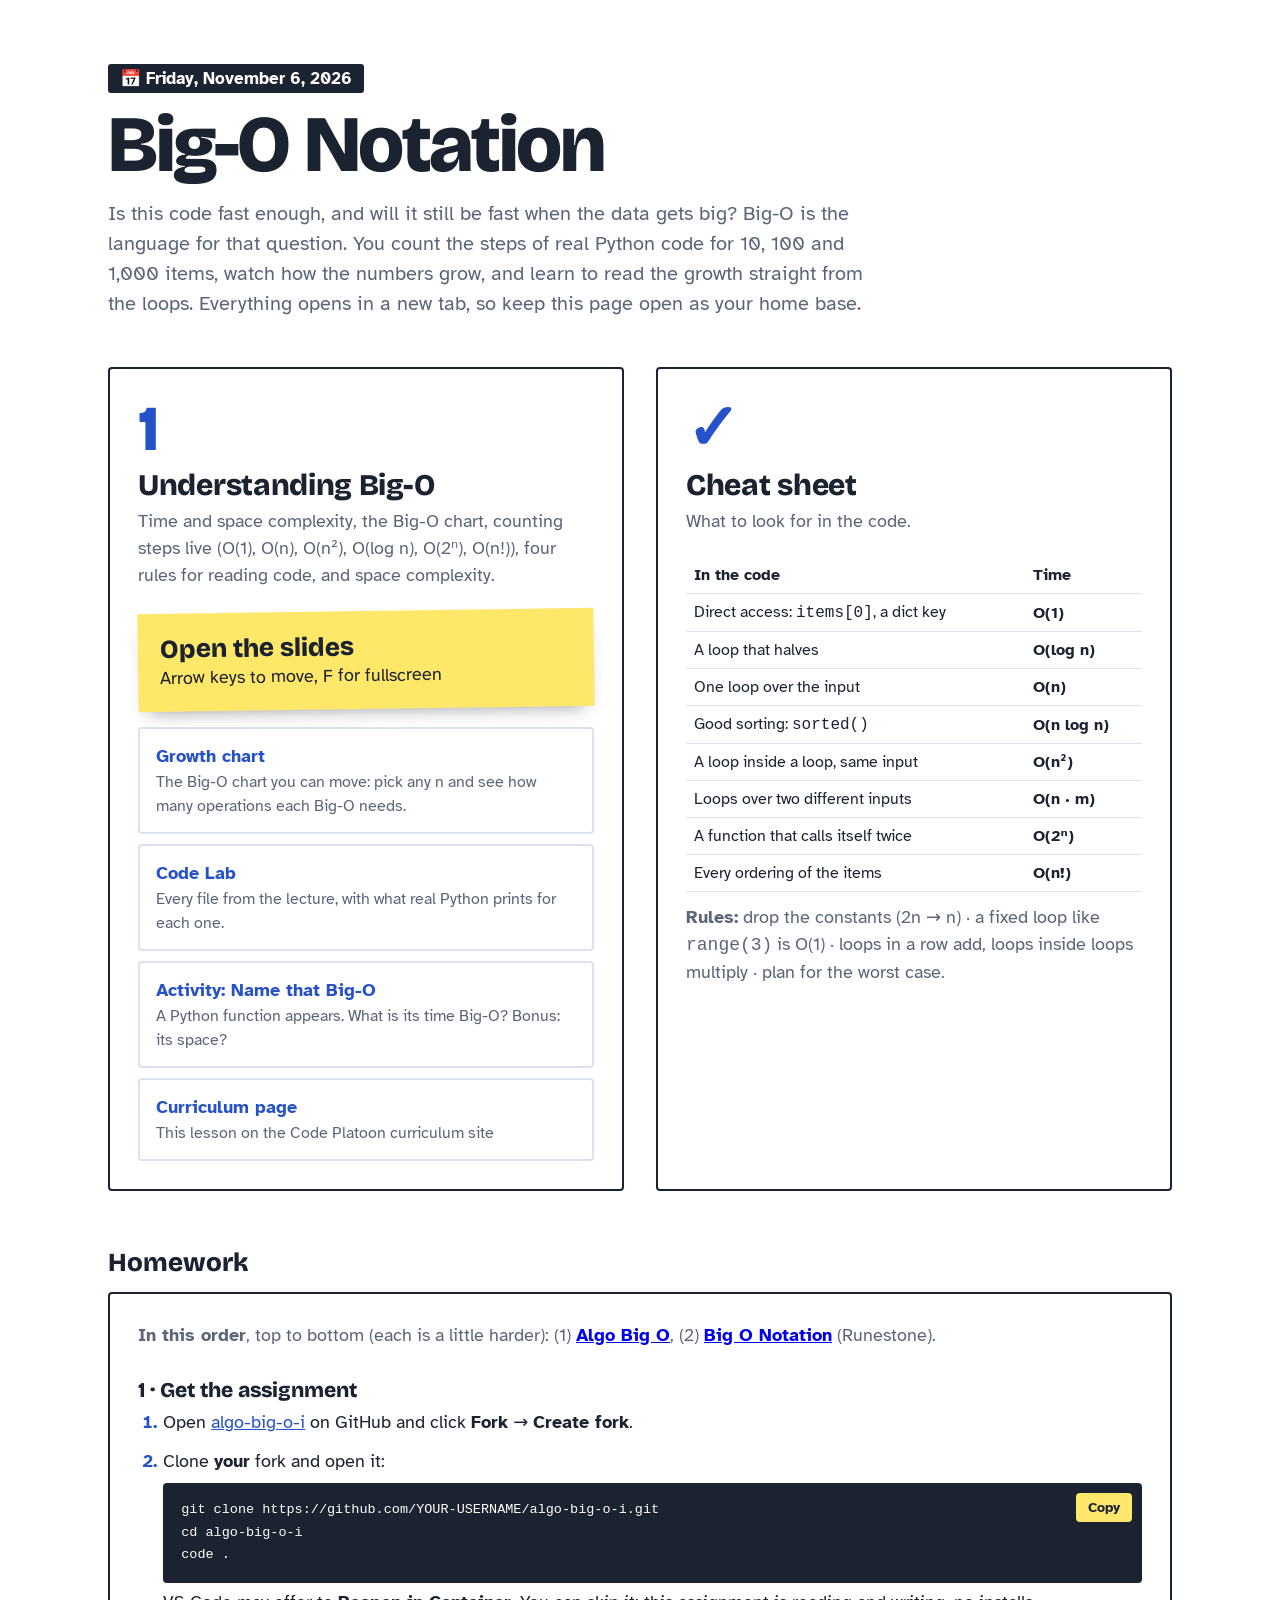
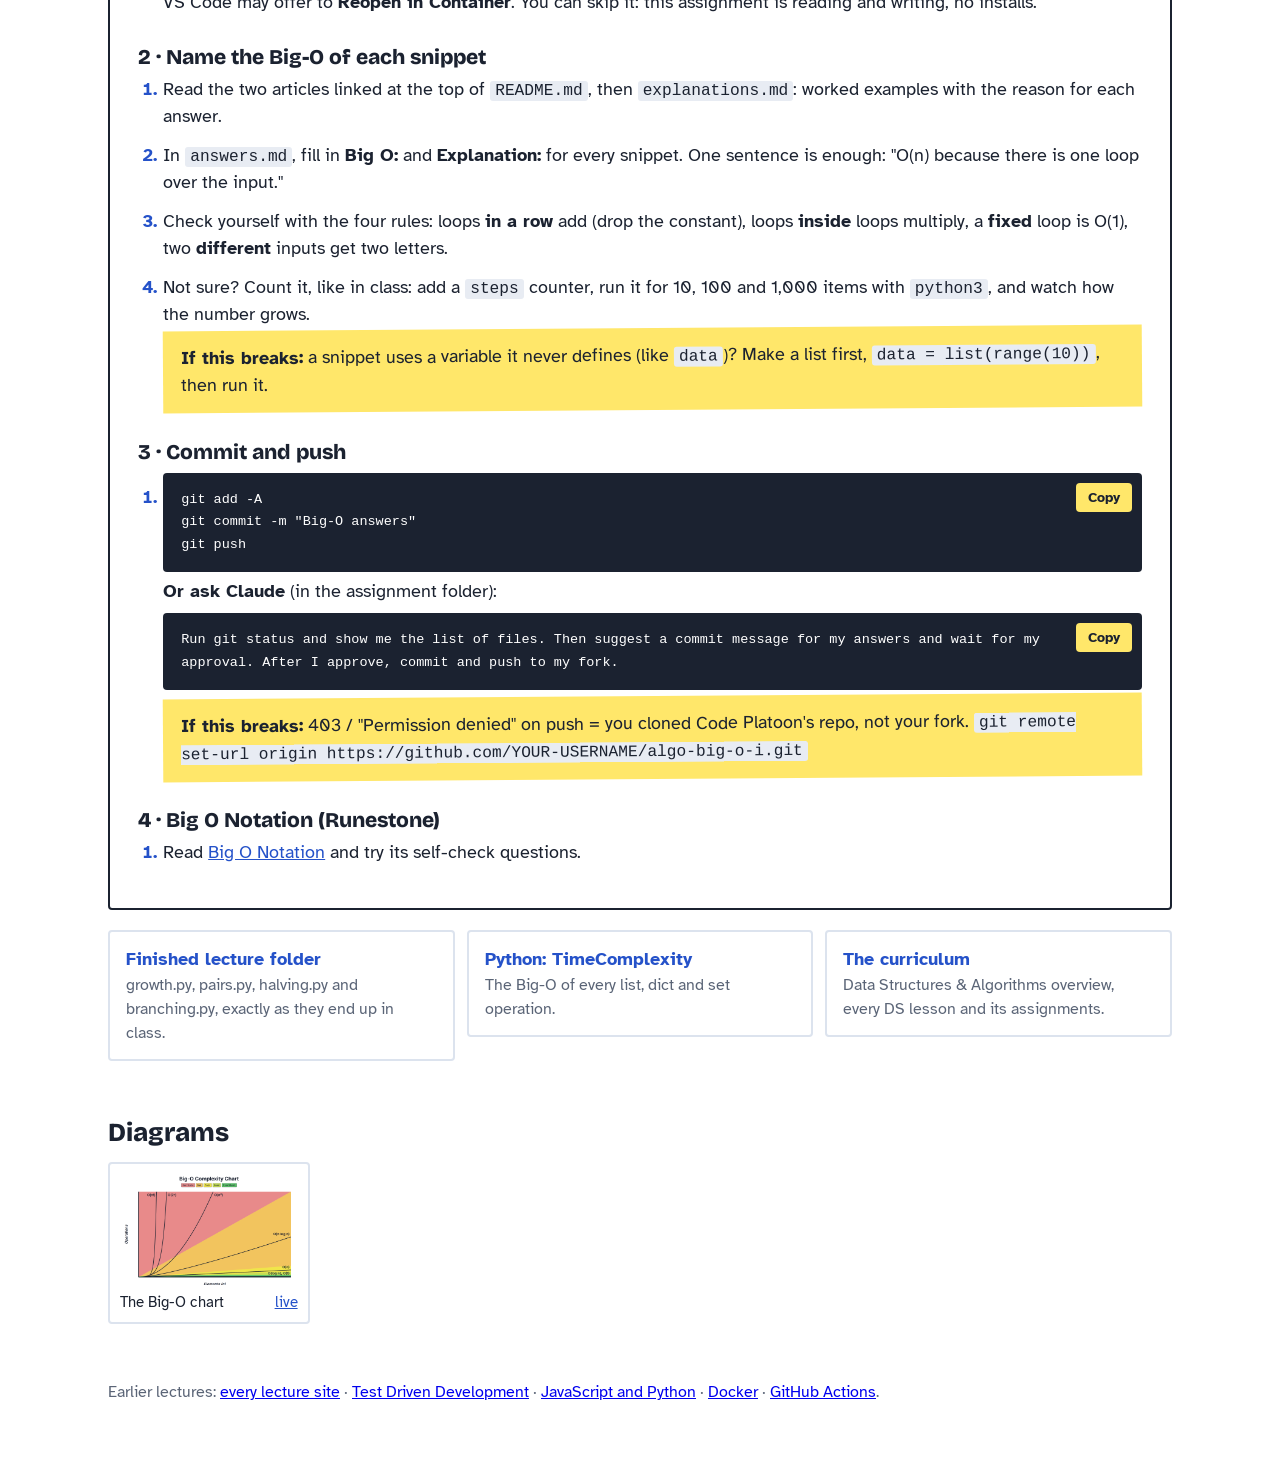
<file: index.html>
<!doctype html>
<html lang="en">
<head>
<meta charset="utf-8">
<meta name="viewport" content="width=device-width, initial-scale=1">
<title>Big-O Notation</title>
<link href="https://fonts.googleapis.com/css2?family=Atkinson+Hyperlegible:wght@400;700&family=Bricolage+Grotesque:opsz,wght@12..96,700;12..96,800&display=swap" rel="stylesheet">
<style>
  :root { --paper:#f4f6f9; --grid:#dce3ee; --ink:#1b2230; --muted:#5b6577; --blue:#2552c9; --green:#13795b; --sticky:#ffe76a; }
  * { box-sizing: border-box; }
  body { margin: 0; font-family: 'Atkinson Hyperlegible', system-ui, sans-serif; color: var(--ink); font-size: 18px; line-height: 1.5;
    background: var(--paper) linear-gradient(var(--grid) 1px, transparent 1px) -1px -1px / 40px 40px,
                linear-gradient(90deg, var(--grid) 1px, transparent 1px) -1px -1px / 40px 40px; }
  main { max-width: 1120px; margin: 0 auto; padding: 64px 28px 80px; }
  h1 { font: 800 clamp(44px, 7vw, 80px)/0.95 'Bricolage Grotesque', sans-serif; letter-spacing: -0.03em; margin: 0 0 16px; }
  .lede { max-width: 60ch; color: var(--muted); font-size: 20px; margin: 0 0 48px; }
  .lectures { display: grid; grid-template-columns: repeat(auto-fit, minmax(320px, 1fr)); gap: 32px; }
  section { background: #fff; border: 2px solid var(--ink); border-radius: 4px; padding: 28px; }
  .date { display: inline-block; font: 700 17px 'Atkinson Hyperlegible', sans-serif; background: var(--ink); color: #fff; padding: 4px 12px; border-radius: 3px; margin: 0 0 14px; }
  .num { font: 800 64px/1 'Bricolage Grotesque', sans-serif; color: var(--blue); }
  h2 { font: 800 30px/1.1 'Bricolage Grotesque', sans-serif; margin: 8px 0 6px; letter-spacing: -0.01em; }
  section > p { margin: 0 0 22px; color: var(--muted); }
  a.slides { display: block; background: var(--sticky); color: var(--ink); text-decoration: none; padding: 20px 22px; margin-bottom: 18px;
    transform: rotate(-0.8deg); box-shadow: 0 10px 18px -10px rgb(27 34 48 / 0.45); transition: transform .15s; }
  a.slides:hover, a.slides:focus-visible { transform: rotate(0deg) translateY(-2px); }
  a.slides b { display: block; font: 800 26px 'Bricolage Grotesque', sans-serif; }
  ol { list-style: none; margin: 0; padding: 0; display: grid; gap: 10px; }
  ol a { display: block; padding: 14px 16px; border: 2px solid var(--grid); border-radius: 4px; color: var(--ink); text-decoration: none; }
  ol a:hover, ol a:focus-visible { border-color: var(--blue); }
  ol a b { color: var(--blue); }
  ol a span { display: block; color: var(--muted); font-size: 16px; }
  h3 { font: 800 26px 'Bricolage Grotesque', sans-serif; margin: 56px 0 14px; }
  .kit { display: grid; grid-template-columns: repeat(auto-fit, minmax(240px, 1fr)); gap: 12px; }
  .kit a { background: #fff; }
  .gallery { display: grid; grid-template-columns: repeat(auto-fill, minmax(200px, 1fr)); gap: 14px; }
  .gallery figure { margin: 0; background: #fff; border: 2px solid var(--grid); border-radius: 4px; padding: 8px; }
  .gallery img { width: 100%; aspect-ratio: 16/10; object-fit: cover; object-position: top; display: block; }
  .gallery figcaption { font-size: 15px; padding: 6px 2px 0; display: flex; justify-content: space-between; gap: 8px; }
  .gallery figcaption a { color: var(--blue); }
  .install { margin-bottom: 20px; }
  .install h4 { font: 800 21px 'Bricolage Grotesque', sans-serif; margin: 28px 0 6px; }
  .install h4:first-child { margin-top: 0; }
  .install .steps { display: block; list-style: decimal; padding-left: 1.4em; margin: 0 0 14px; }
  .install .steps li::marker { font-weight: 700; color: var(--blue); } .install .steps li { margin-bottom: 12px; }
  .os { display: grid; grid-template-columns: 1fr 1fr; gap: 0 28px; }
  .os h5 { font: 700 17px 'Bricolage Grotesque', sans-serif; margin: 6px 0 4px; }
  @media (max-width: 760px) { .os { grid-template-columns: 1fr; } }
  .install code { font-size: 0.9em; background: #e8ecf3; padding: 1px 5px; border-radius: 3px; }
  .cmdwrap { position: relative; margin: 8px 0 6px; }
  pre.cmd { background: var(--ink); color: #fff; padding: 16px 18px; padding-right: 90px; border-radius: 4px; overflow-x: auto; margin: 0; font-size: 15px; }
  pre.cmd code { background: none; padding: 0; }
  .copy { position: absolute; top: 10px; right: 10px; font: 700 14px 'Atkinson Hyperlegible'; padding: 6px 12px; border-radius: 4px; border: 0; background: var(--sticky); color: var(--ink); cursor: pointer; }
  .fail { margin: 0 0 8px; padding: 14px 18px; background: var(--sticky); transform: rotate(-0.4deg); }
  .install .steps a, details a { display: inline; padding: 0; border: 0; color: var(--blue); text-decoration: underline; }
  details { margin: 6px 0 14px; }
  summary { cursor: pointer; font-weight: 700; color: var(--blue); }
  footer { margin-top: 56px; color: var(--muted); font-size: 16px; }
  a:focus-visible, summary:focus-visible { outline: 3px solid var(--blue); outline-offset: 2px; }
  @media (prefers-reduced-motion: reduce) { a.slides { transition: none; } }
  .install table { border-collapse: collapse; background: #fff; margin: 10px 0; font-size: 15px; display: block; overflow-x: auto; max-width: 100%; }
  .install th, .install td { border: 1px solid var(--grid); padding: 6px 10px; text-align: left; }
  .cheat { border-collapse: collapse; width: 100%; font-size: 16px; }
  .cheat th, .cheat td { border-bottom: 1px solid var(--grid); padding: 6px 8px; text-align: left; }
  .cheat td:last-child { white-space: nowrap; }
</style>
</head>
<body>
<main>
  <p class="date">📅 Friday, November 6, 2026</p>
  <h1>Big-O Notation</h1>
  <p class="lede">Is this code fast enough, and will it still be fast when the data gets big? Big-O is the language for that question. You count the steps of real Python code for 10, 100 and 1,000 items, watch how the numbers grow, and learn to read the growth straight from the loops. Everything opens in a new tab, so keep this page open as your home base.</p>

  <div class="lectures">
    <section>
      <div class="num">1</div>
      <h2>Understanding Big-O</h2>
      <p>Time and space complexity, the Big-O chart, counting steps live (O(1), O(n), O(n²), O(log n), O(2ⁿ), O(n!)), four rules for reading code, and space complexity.</p>
      <a class="slides" href="lecture-1-big-o/slides.html" target="_blank" rel="noopener"><b>Open the slides</b>Arrow keys to move, F for fullscreen</a>
      <ol>
        <li><a href="lecture-1-big-o/growth-chart/" target="_blank" rel="noopener"><b>Growth chart</b><span>The Big-O chart you can move: pick any n and see how many operations each Big-O needs.</span></a></li>
        <li><a href="lecture-1-big-o/code-lab/" target="_blank" rel="noopener"><b>Code Lab</b><span>Every file from the lecture, with what real Python prints for each one.</span></a></li>
        <li><a href="lecture-1-big-o/activity-name-that-big-o/" target="_blank" rel="noopener"><b>Activity: Name that Big-O</b><span>A Python function appears. What is its time Big-O? Bonus: its space?</span></a></li>
        <li><a href="https://codeplatoon.github.io/se-curriculum/phase-I/03-DS-Algorithms/02-big-o/" target="_blank" rel="noopener"><b>Curriculum page</b><span>This lesson on the Code Platoon curriculum site</span></a></li>
      </ol>
    </section>
    <section>
      <div class="num">✓</div>
      <h2>Cheat sheet</h2>
      <p>What to look for in the code.</p>
      <table class="cheat">
        <tr><th>In the code</th><th>Time</th></tr>
        <tr><td>Direct access: <code>items[0]</code>, a dict key</td><td><b>O(1)</b></td></tr>
        <tr><td>A loop that halves</td><td><b>O(log n)</b></td></tr>
        <tr><td>One loop over the input</td><td><b>O(n)</b></td></tr>
        <tr><td>Good sorting: <code>sorted()</code></td><td><b>O(n log n)</b></td></tr>
        <tr><td>A loop inside a loop, same input</td><td><b>O(n²)</b></td></tr>
        <tr><td>Loops over two different inputs</td><td><b>O(n · m)</b></td></tr>
        <tr><td>A function that calls itself twice</td><td><b>O(2ⁿ)</b></td></tr>
        <tr><td>Every ordering of the items</td><td><b>O(n!)</b></td></tr>
      </table>
      <p style="margin-top:12px"><b>Rules:</b> drop the constants (2n → n) · a fixed loop like <code>range(3)</code> is O(1) · loops in a row add, loops inside loops multiply · plan for the worst case.</p>
    </section>
  </div>

  <h3 id="homework">Homework</h3>
  <section class="install">
    <p><b>In this order</b>, top to bottom (each is a little harder): (1) <a href="https://github.com/Code-Platoon-Assignments/algo-big-o-i" target="_blank" rel="noopener"><b>Algo Big O</b></a>, (2) <a href="https://runestone.academy/ns/books/published/cppds/AlgorithmAnalysis/BigONotation.html" target="_blank" rel="noopener"><b>Big O Notation</b></a> (Runestone).</p>

    <h4>1 · Get the assignment</h4>
    <ol class="steps">
      <li>Open <a href="https://github.com/Code-Platoon-Assignments/algo-big-o-i" target="_blank" rel="noopener">algo-big-o-i</a> on GitHub and click <b>Fork</b> → <b>Create fork</b>.</li>
      <li>Clone <b>your</b> fork and open it:
        <div class="cmdwrap"><pre class="cmd"><code>git clone https://github.com/YOUR-USERNAME/algo-big-o-i.git
cd algo-big-o-i
code .</code></pre><button type="button" class="copy">Copy</button></div>
        VS Code may offer to <b>Reopen in Container</b>. You can skip it: this assignment is reading and writing, no installs.</li>
    </ol>

    <h4>2 · Name the Big-O of each snippet</h4>
    <ol class="steps">
      <li>Read the two articles linked at the top of <code>README.md</code>, then <code>explanations.md</code>: worked examples with the reason for each answer.</li>
      <li>In <code>answers.md</code>, fill in <b>Big O:</b> and <b>Explanation:</b> for every snippet. One sentence is enough: "O(n) because there is one loop over the input."</li>
      <li>Check yourself with the four rules: loops <b>in a row</b> add (drop the constant), loops <b>inside</b> loops multiply, a <b>fixed</b> loop is O(1), two <b>different</b> inputs get two letters.</li>
      <li>Not sure? Count it, like in class: add a <code>steps</code> counter, run it for 10, 100 and 1,000 items with <code>python3</code>, and watch how the number grows.
        <p class="fail"><b>If this breaks:</b> a snippet uses a variable it never defines (like <code>data</code>)? Make a list first, <code>data = list(range(10))</code>, then run it.</p></li>
    </ol>

    <h4>3 · Commit and push</h4>
    <ol class="steps">
      <li><div class="cmdwrap"><pre class="cmd"><code>git add -A
git commit -m "Big-O answers"
git push</code></pre><button type="button" class="copy">Copy</button></div>
        <b>Or ask Claude</b> (in the assignment folder):
        <div class="cmdwrap"><pre class="cmd" style="white-space:pre-wrap"><code>Run git status and show me the list of files. Then suggest a commit message for my answers and wait for my approval. After I approve, commit and push to my fork.</code></pre><button type="button" class="copy">Copy</button></div>
        <p class="fail"><b>If this breaks:</b> 403 / "Permission denied" on push = you cloned Code Platoon's repo, not your fork. <code>git remote set-url origin https://github.com/YOUR-USERNAME/algo-big-o-i.git</code></p></li>
    </ol>

    <h4>4 · Big O Notation (Runestone)</h4>
    <ol class="steps">
      <li>Read <a href="https://runestone.academy/ns/books/published/cppds/AlgorithmAnalysis/BigONotation.html" target="_blank" rel="noopener">Big O Notation</a> and try its self-check questions.</li>
    </ol>
  </section>

  <ol class="kit">
    <li><a href="https://github.com/kabeier/intro-big-o/tree/main/demo-kit/big-o" target="_blank" rel="noopener"><b>Finished lecture folder</b><span>growth.py, pairs.py, halving.py and branching.py, exactly as they end up in class.</span></a></li>
    <li><a href="https://wiki.python.org/moin/TimeComplexity" target="_blank" rel="noopener"><b>Python: TimeComplexity</b><span>The Big-O of every list, dict and set operation.</span></a></li>
    <li><a href="https://codeplatoon.github.io/se-curriculum/phase-I/03-DS-Algorithms/" target="_blank" rel="noopener"><b>The curriculum</b><span>Data Structures &amp; Algorithms overview, every DS lesson and its assignments.</span></a></li>
  </ol>

  <h3>Diagrams</h3>
  <div class="gallery">
    <figure><a href="diagrams/BO1-01-big-o-chart.png" target="_blank" rel="noopener"><img src="diagrams/BO1-01-big-o-chart.png" alt="Big-O complexity chart: operations against elements. O(1) and O(log n) stay flat in the green Excellent band, O(n) is a gentle line in the yellow Fair band, O(n log n) bends up through the orange Bad band, and O(n squared), O(2 to the n) and O(n factorial) shoot up through the red Horrible band." loading="lazy"></a>
    <figcaption>The Big-O chart<a href="lecture-1-big-o/growth-chart/" target="_blank" rel="noopener">live</a></figcaption></figure>
  </div>

  <footer>Earlier lectures: <a href="https://kabeier.github.io/cp-lectures/" target="_blank" rel="noopener">every lecture site</a> · <a href="https://kabeier.github.io/intro-tdd/" target="_blank" rel="noopener">Test Driven Development</a> · <a href="https://kabeier.github.io/intro-js-py/" target="_blank" rel="noopener">JavaScript and Python</a> · <a href="https://kabeier.github.io/intro-docker/" target="_blank" rel="noopener">Docker</a> · <a href="https://kabeier.github.io/intro-github-actions/" target="_blank" rel="noopener">GitHub Actions</a>.</footer>
</main>
<script>
  document.querySelectorAll('.copy').forEach((b) => b.onclick = async () => {
    await navigator.clipboard.writeText(b.previousElementSibling.innerText.trim()); b.textContent = 'Copied'; setTimeout(() => (b.textContent = 'Copy'), 1500)
  })
</script>
</body>
</html>
</file>
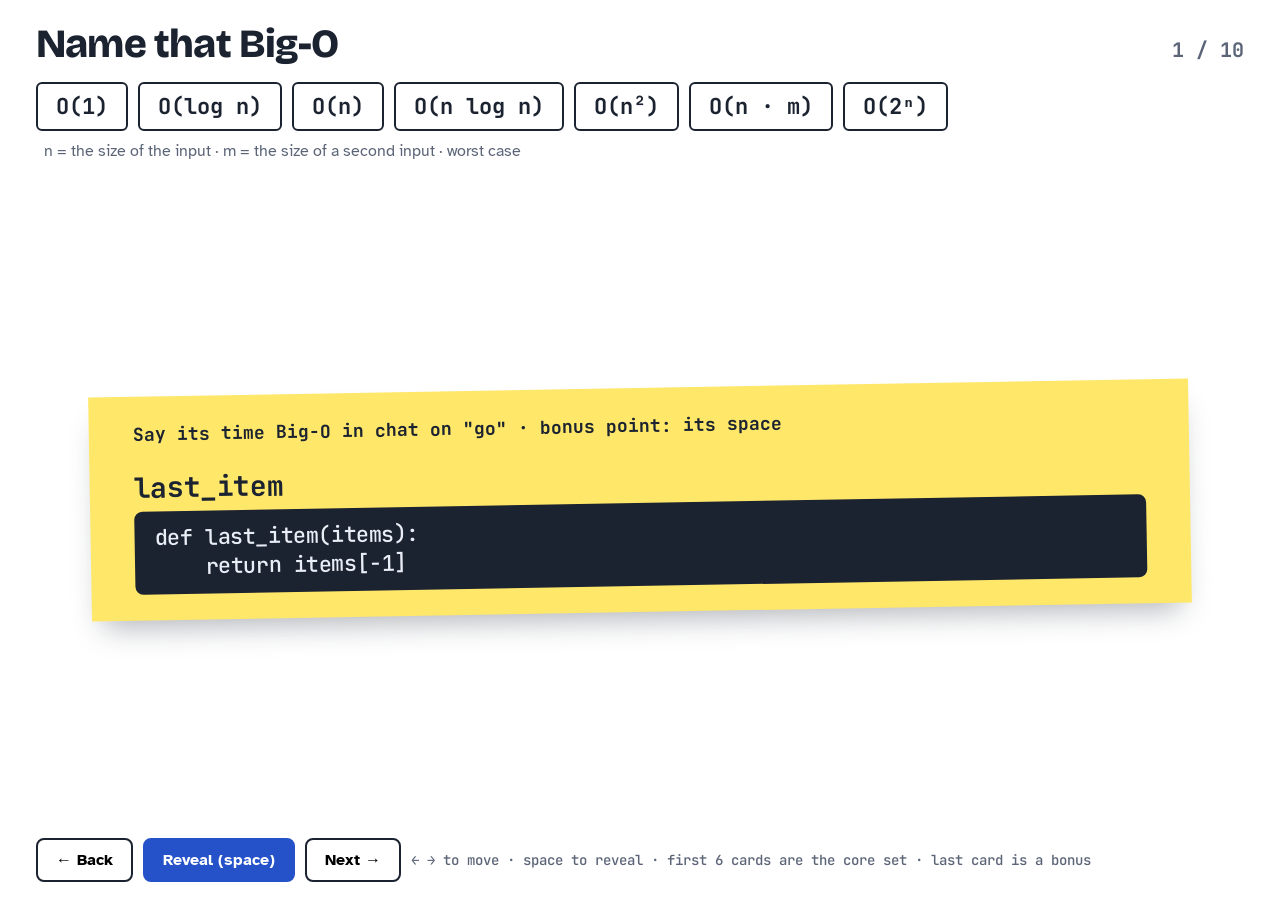
<file: lecture-1-big-o/activity-name-that-big-o/index.html>
<!doctype html>
<html lang="en">
<head>
<meta charset="utf-8">
<meta name="viewport" content="width=device-width, initial-scale=1">
<title>Name that Big-O · Big-O Notation</title>
<link href="https://fonts.googleapis.com/css2?family=Atkinson+Hyperlegible:wght@400;700&family=Bricolage+Grotesque:opsz,wght@12..96,700;12..96,800&family=JetBrains+Mono:wght@500;700&display=swap" rel="stylesheet">
<style>
  :root { --paper:#f4f6f9; --grid:#dce3ee; --ink:#1b2230; --muted:#5b6577; --blue:#2552c9; --green:#13795b; --red:#c8372d; --sticky:#ffe76a; }
  * { box-sizing: border-box; }
  html, body { height: 100%; margin: 0; }
  body { font-family: 'Atkinson Hyperlegible', system-ui, sans-serif; color: var(--ink); display: grid; grid-template-rows: auto auto 1fr auto;
    background: var(--paper) linear-gradient(var(--grid) 1px, transparent 1px) 0 0 / 40px 40px,
                linear-gradient(90deg, var(--grid) 1px, transparent 1px) 0 0 / 40px 40px; }
  header { padding: 20px 36px 0; display: flex; justify-content: space-between; align-items: baseline; gap: 20px; }
  h1 { font: 800 40px 'Bricolage Grotesque', sans-serif; margin: 0; letter-spacing: -0.02em; }
  .count { font: 700 20px 'JetBrains Mono', monospace; color: var(--muted); }
  .bank { display: flex; flex-wrap: wrap; gap: 10px; padding: 14px 36px 0; }
  .bank button { font: 700 22px 'JetBrains Mono', monospace; background: #fff; border: 2px solid var(--ink); border-radius: 6px; padding: 8px 18px; cursor: pointer; color: var(--ink); }
  .bank button.hit { background: var(--green); border-color: var(--green); color: #fff; }
  .bank button.miss { background: var(--red); border-color: var(--red); color: #fff; }
  .bank .legend { align-self: center; font-size: 16px; color: var(--muted); margin-left: 8px; }
  .stagearea { display: grid; place-items: center; padding: 12px 36px; }
  .card { width: min(1100px, 100%); background: var(--sticky); padding: 26px 44px; transform: rotate(-1deg);
    box-shadow: 0 18px 30px -12px rgb(27 34 48 / 0.35); }
  .who { font: 700 18px 'JetBrains Mono', monospace; margin-bottom: 14px; }
  .q { font: 700 clamp(26px, 3.2vw, 44px)/1.2 'Bricolage Grotesque', sans-serif; letter-spacing: -0.01em; }
  .q small { display: block; font: 400 clamp(20px, 2vw, 28px)/1.45 'Atkinson Hyperlegible', sans-serif; margin-top: 18px; }
  code { font: 600 .9em 'JetBrains Mono', monospace; }
  .a { margin-top: 16px; background: #fff; border-left: 10px solid var(--green); padding: 12px 22px; font-size: clamp(18px, 1.7vw, 24px); line-height: 1.4; display: none; }
  .a b { display: block; font: 800 clamp(26px, 2.6vw, 36px) 'Bricolage Grotesque', sans-serif; color: var(--green); }
  .card.revealed .a { display: block; }
  footer { padding: 0 36px 18px; display: flex; gap: 10px; align-items: center; flex-wrap: wrap; font: 500 14px 'JetBrains Mono'; color: var(--muted); }
  footer button { font: 700 16px 'Atkinson Hyperlegible'; padding: 10px 18px; border-radius: 8px; border: 2px solid var(--ink); background: #fff; cursor: pointer; }
  footer button.go { background: var(--blue); color: #fff; border-color: var(--blue); }
  button:focus-visible { outline: 3px solid var(--blue); outline-offset: 2px; }
  .card { min-width: 0; } @media (max-width: 600px) { .card { padding: 24px 18px; } }
</style>
</head>
<body>
<header>
  <h1>Name that Big-O</h1>
  <span class="count" id="count"></span>
</header>
<div class="bank" id="bank">
  <!-- One button per possible answer. A card's answer must match a button's text exactly. -->
  <button type="button">O(1)</button><button type="button">O(log n)</button><button type="button">O(n)</button><button type="button">O(n log n)</button><button type="button">O(n²)</button><button type="button">O(n · m)</button><button type="button">O(2ⁿ)</button>
  <span class="legend">n = the size of the input · m = the size of a second input · worst case</span>
</div>
<div class="stagearea">
  <div class="card" id="card">
    <div class="who">Say its time Big-O in chat on "go" · bonus point: its space</div>
    <div class="q" id="q"></div>
    <div class="a" id="a"></div>
  </div>
</div>
<footer>
  <button id="prev">← Back</button><button class="go" id="reveal">Reveal (space)</button><button id="next">Next →</button>
  <span>← → to move · space to reveal · first 6 cards are the core set · last card is a bonus</span>
</footer>
<script>
  // [code, answer, why]
  const Q = [
  [
    "<span style=\"font:700 clamp(20px,2.2vw,28px) JetBrains Mono,monospace;color:#1b2230;display:inline-block;margin-bottom:6px\">last_item</span><pre style=\"font:500 clamp(16px,1.7vw,23px)/1.35 JetBrains Mono,monospace;background:#1b2230;color:#e9edf5;padding:12px 20px;border-radius:8px;white-space:pre;text-align:left;margin:0;overflow-x:auto;max-width:100%;box-sizing:border-box\">def last_item(items):\n    return items[-1]</pre>",
    "O(1)",
    "One direct lookup by index, however long the list is. Space O(1)."
  ],
  [
    "<span style=\"font:700 clamp(20px,2.2vw,28px) JetBrains Mono,monospace;color:#1b2230;display:inline-block;margin-bottom:6px\">total</span><pre style=\"font:500 clamp(16px,1.7vw,23px)/1.35 JetBrains Mono,monospace;background:#1b2230;color:#e9edf5;padding:12px 20px;border-radius:8px;white-space:pre;text-align:left;margin:0;overflow-x:auto;max-width:100%;box-sizing:border-box\">def total(prices):\n    result = 0\n    for price in prices:\n        result += price\n    return result</pre>",
    "O(n)",
    "One loop over the input. Space O(1): just one number, <code>result</code>."
  ],
  [
    "<span style=\"font:700 clamp(20px,2.2vw,28px) JetBrains Mono,monospace;color:#1b2230;display:inline-block;margin-bottom:6px\">lowest_and_highest</span><pre style=\"font:500 clamp(16px,1.7vw,23px)/1.35 JetBrains Mono,monospace;background:#1b2230;color:#e9edf5;padding:12px 20px;border-radius:8px;white-space:pre;text-align:left;margin:0;overflow-x:auto;max-width:100%;box-sizing:border-box\">def lowest_and_highest(nums):\n    low = nums[0]\n    for x in nums:\n        low = min(low, x)\n    high = nums[0]\n    for x in nums:\n        high = max(high, x)\n    return low, high</pre>",
    "O(n)",
    "Two loops <strong>one after another</strong>: 2n steps. Drop the constant (rule 1). Space O(1)."
  ],
  [
    "<span style=\"font:700 clamp(20px,2.2vw,28px) JetBrains Mono,monospace;color:#1b2230;display:inline-block;margin-bottom:6px\">has_pair_sum</span><pre style=\"font:500 clamp(16px,1.7vw,23px)/1.35 JetBrains Mono,monospace;background:#1b2230;color:#e9edf5;padding:12px 20px;border-radius:8px;white-space:pre;text-align:left;margin:0;overflow-x:auto;max-width:100%;box-sizing:border-box\">def has_pair_sum(nums, goal):\n    for a in nums:\n        for b in nums:\n            if a + b == goal:\n                return True\n    return False</pre>",
    "O(n²)",
    "A loop inside a loop over the <strong>same</strong> list. It can stop early, but the worst case checks every pair (rule 4). Space O(1)."
  ],
  [
    "<span style=\"font:700 clamp(20px,2.2vw,28px) JetBrains Mono,monospace;color:#1b2230;display:inline-block;margin-bottom:6px\">halvings</span><pre style=\"font:500 clamp(16px,1.7vw,23px)/1.35 JetBrains Mono,monospace;background:#1b2230;color:#e9edf5;padding:12px 20px;border-radius:8px;white-space:pre;text-align:left;margin:0;overflow-x:auto;max-width:100%;box-sizing:border-box\">def halvings(n):\n    count = 0\n    while n &gt; 1:\n        n = n // 2\n        count += 1\n    return count</pre>",
    "O(log n)",
    "n is cut in half every time round: about log₂ n rounds (1,024 → 10). Space O(1)."
  ],
  [
    "<span style=\"font:700 clamp(20px,2.2vw,28px) JetBrains Mono,monospace;color:#1b2230;display:inline-block;margin-bottom:6px\">grade_all</span><pre style=\"font:500 clamp(16px,1.7vw,23px)/1.35 JetBrains Mono,monospace;background:#1b2230;color:#e9edf5;padding:12px 20px;border-radius:8px;white-space:pre;text-align:left;margin:0;overflow-x:auto;max-width:100%;box-sizing:border-box\">def grade_all(students, assignments):\n    for s in students:\n        for a in assignments:\n            print(s, a)</pre>",
    "O(n · m)",
    "Two <strong>different</strong> inputs, one loop inside the other: n students × m assignments (rule 3). Space O(1): it prints, it doesn't store."
  ],
  [
    "<span style=\"font:700 clamp(20px,2.2vw,28px) JetBrains Mono,monospace;color:#1b2230;display:inline-block;margin-bottom:6px\">three_cheers</span><pre style=\"font:500 clamp(16px,1.7vw,23px)/1.35 JetBrains Mono,monospace;background:#1b2230;color:#e9edf5;padding:12px 20px;border-radius:8px;white-space:pre;text-align:left;margin:0;overflow-x:auto;max-width:100%;box-sizing:border-box\">def three_cheers(names):\n    for name in names:\n        for k in range(3):\n            print(&quot;Go&quot;, name)</pre>",
    "O(n)",
    "The inner loop always runs 3 times, whatever the input: that's O(1) (rule 2). 3n → O(n). Space O(1)."
  ],
  [
    "<span style=\"font:700 clamp(20px,2.2vw,28px) JetBrains Mono,monospace;color:#1b2230;display:inline-block;margin-bottom:6px\">smallest</span><pre style=\"font:500 clamp(16px,1.7vw,23px)/1.35 JetBrains Mono,monospace;background:#1b2230;color:#e9edf5;padding:12px 20px;border-radius:8px;white-space:pre;text-align:left;margin:0;overflow-x:auto;max-width:100%;box-sizing:border-box\">def smallest(nums):\n    ordered = sorted(nums)\n    return ordered[0]</pre>",
    "O(n log n)",
    "<code>sorted()</code> is a good sort: O(n log n). Space O(n): it builds a new sorted list. (<code>min(nums)</code> would be O(n) with no sorting.)"
  ],
  [
    "<span style=\"font:700 clamp(20px,2.2vw,28px) JetBrains Mono,monospace;color:#1b2230;display:inline-block;margin-bottom:6px\">count_paths</span><pre style=\"font:500 clamp(16px,1.7vw,23px)/1.35 JetBrains Mono,monospace;background:#1b2230;color:#e9edf5;padding:12px 20px;border-radius:8px;white-space:pre;text-align:left;margin:0;overflow-x:auto;max-width:100%;box-sizing:border-box\">def count_paths(n):\n    if n == 0:\n        return 1\n    return count_paths(n - 1) + count_paths(n - 1)</pre>",
    "O(2ⁿ)",
    "Each call makes <strong>two</strong> more calls: 2, 4, 8, … 2ⁿ calls. Space O(n): the call stack only holds one path at a time."
  ],
  [
    "<span style=\"font:700 clamp(20px,2.2vw,28px) JetBrains Mono,monospace;color:#1b2230;display:inline-block;margin-bottom:6px\">Bonus: is_member</span><pre style=\"font:500 clamp(16px,1.7vw,23px)/1.35 JetBrains Mono,monospace;background:#1b2230;color:#e9edf5;padding:12px 20px;border-radius:8px;white-space:pre;text-align:left;margin:0;overflow-x:auto;max-width:100%;box-sizing:border-box\">def is_member(name, members):\n    # members is a list\n    return name in members</pre>",
    "O(n)",
    "<code>in</code> on a <strong>list</strong> is a hidden loop: Python checks item by item. On a <strong>set</strong> it would be O(1) (see the Python TimeComplexity page)."
  ]
]
  let i = 0
  const $ = (s) => document.querySelector(s)
  const btns = [...document.querySelectorAll('#bank button')]
  function draw() {
    $('#card').classList.remove('revealed')
    $('#q').innerHTML = Q[i][0]
    $('#a').innerHTML = `<b>${Q[i][1]}</b>${Q[i][2]}`
    $('#count').textContent = `${i + 1} / ${Q.length}`
    btns.forEach((s) => s.className = '')
  }
  function reveal(picked) {
    $('#card').classList.add('revealed')
    btns.forEach((s) => s.className = s.textContent === Q[i][1] ? 'hit' : (s.textContent === picked ? 'miss' : ''))
  }
  btns.forEach((b) => b.onclick = () => reveal(b.textContent))
  const go = (n) => { i = Math.min(Math.max(n, 0), Q.length - 1); draw() }
  $('#prev').onclick = () => go(i - 1); $('#next').onclick = () => go(i + 1); $('#reveal').onclick = () => reveal()
  addEventListener('keydown', (e) => {
    if (e.key === ' ') { e.preventDefault(); reveal() }
    if (e.key === 'ArrowRight') go(i + 1)
    if (e.key === 'ArrowLeft') go(i - 1)
  })
  draw()
</script>
</body>
</html>
</file>
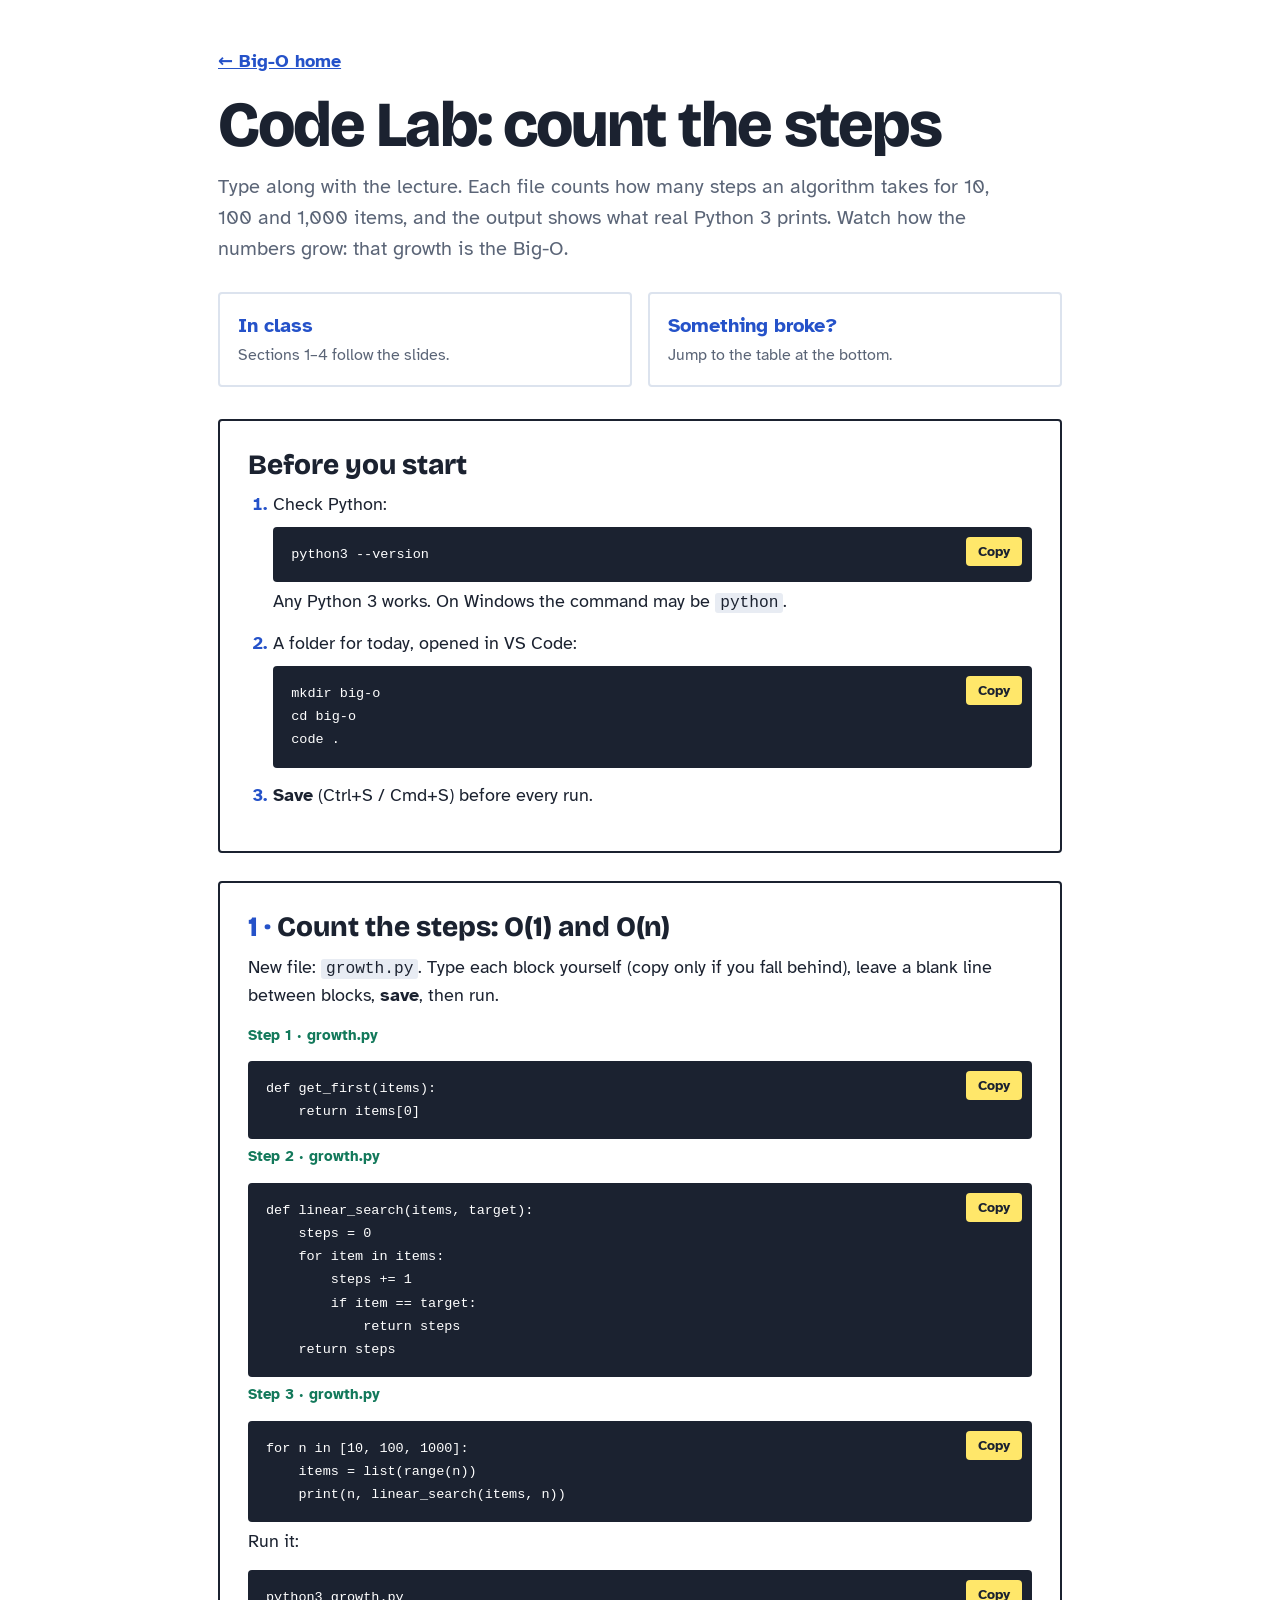
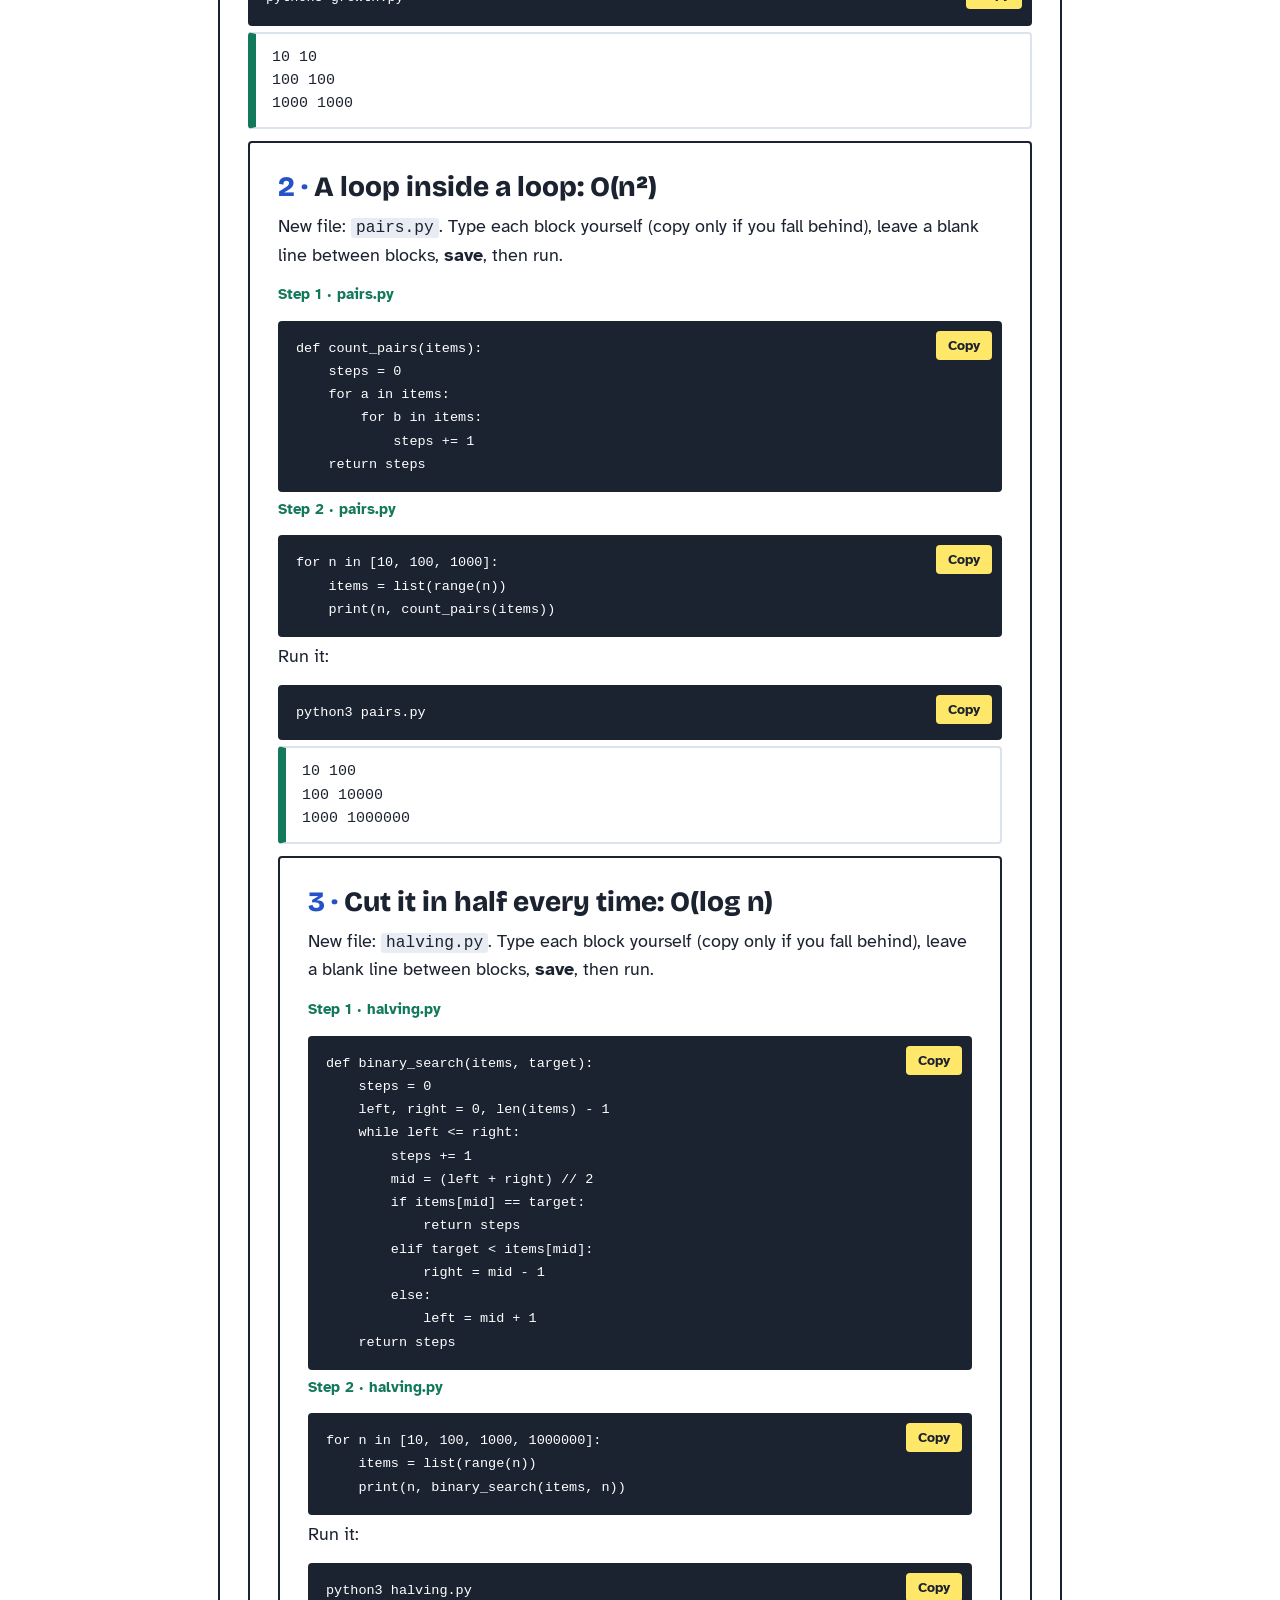
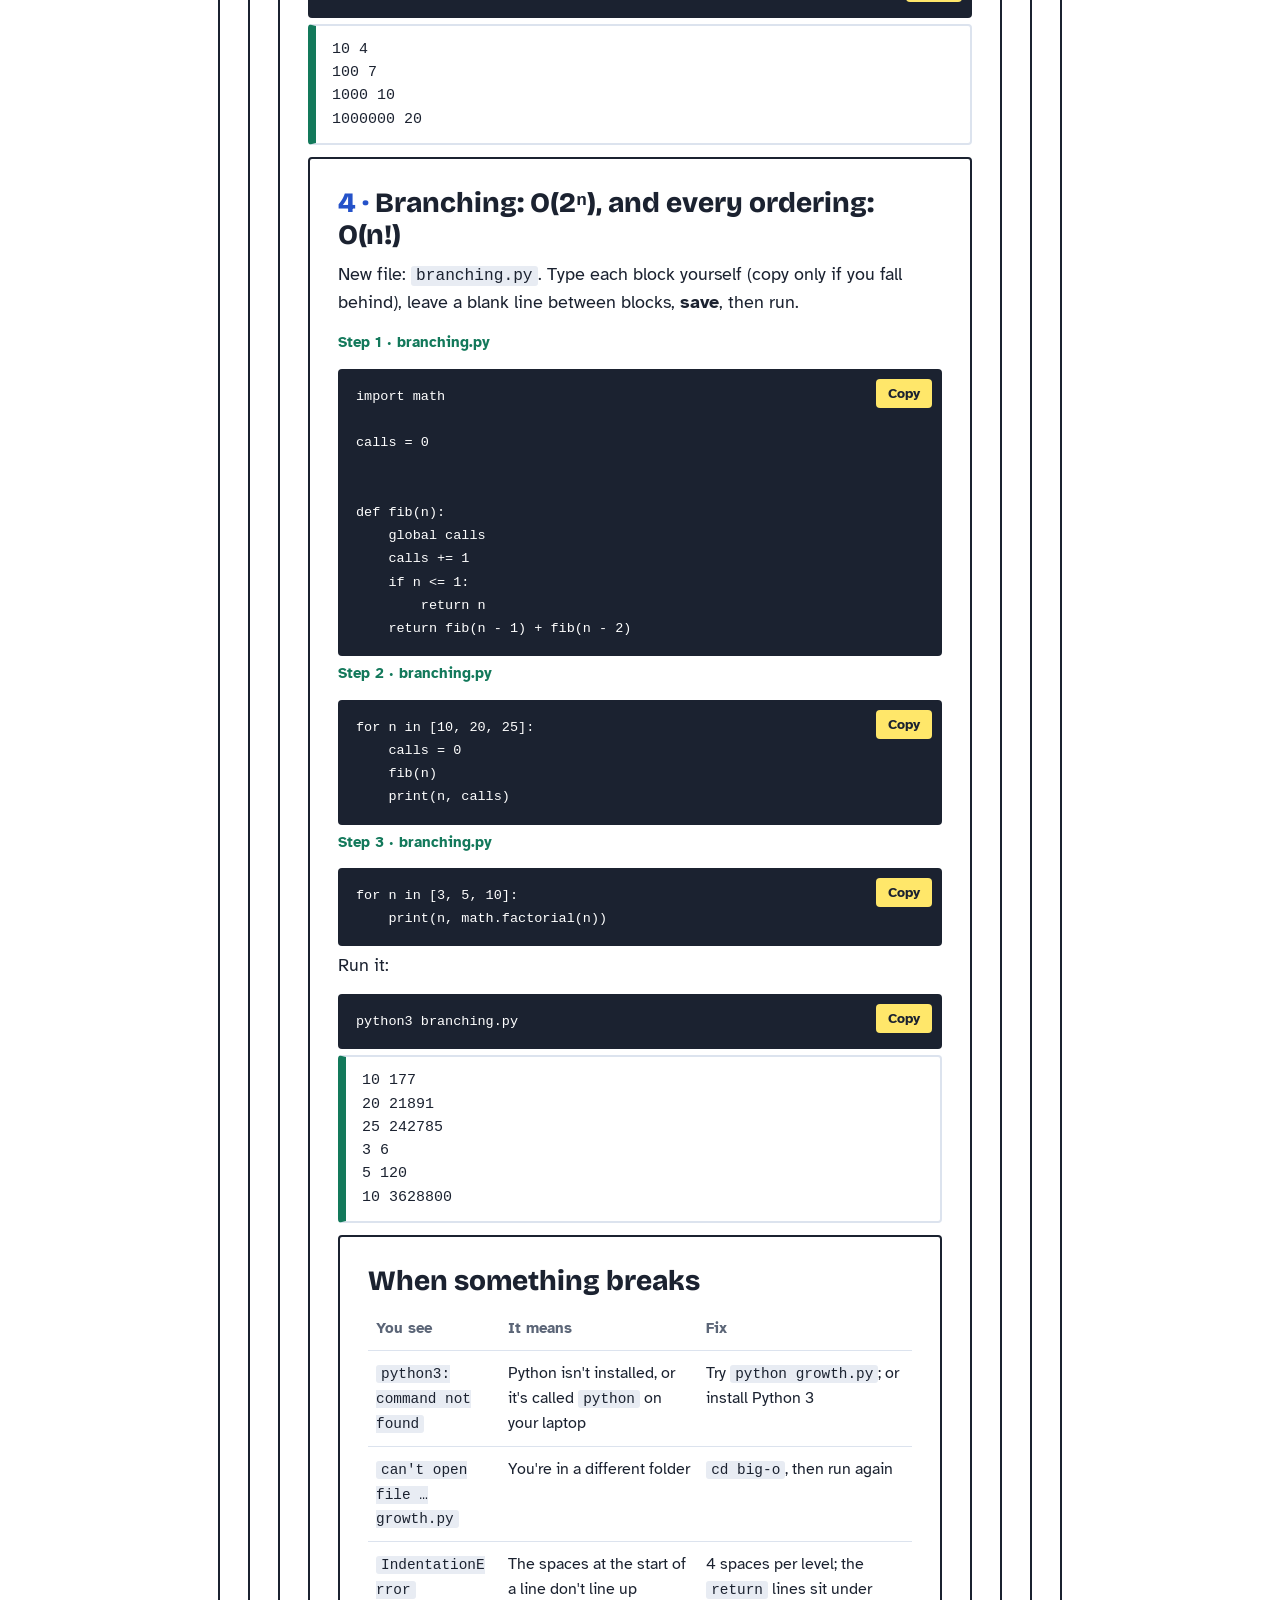
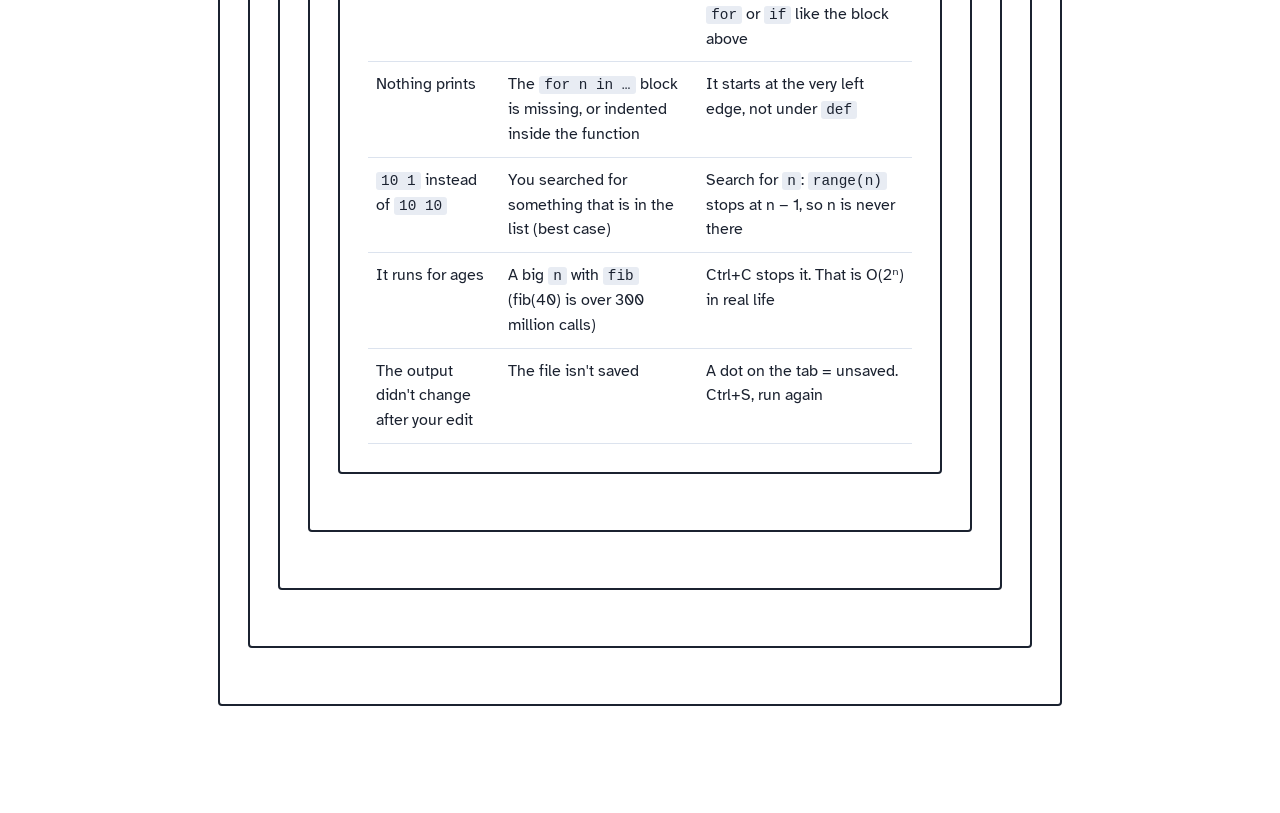
<file: lecture-1-big-o/code-lab/index.html>
<!doctype html>
<html lang="en">
<head>
<meta charset="utf-8">
<meta name="viewport" content="width=device-width, initial-scale=1">
<title>Code Lab · Big-O Notation</title>
<link href="https://fonts.googleapis.com/css2?family=Atkinson+Hyperlegible:wght@400;700&family=Bricolage+Grotesque:opsz,wght@12..96,700;12..96,800&display=swap" rel="stylesheet">
<style>
  :root { --paper:#f4f6f9; --grid:#dce3ee; --ink:#1b2230; --muted:#5b6577; --blue:#2552c9; --green:#13795b; --sticky:#ffe76a; --red:#b3261e; }
  * { box-sizing: border-box; }
  body { margin: 0; font-family: 'Atkinson Hyperlegible', system-ui, sans-serif; color: var(--ink); font-size: 18px; line-height: 1.55;
    background: var(--paper) linear-gradient(var(--grid) 1px, transparent 1px) -1px -1px / 40px 40px,
                linear-gradient(90deg, var(--grid) 1px, transparent 1px) -1px -1px / 40px 40px; }
  main { max-width: 900px; margin: 0 auto; padding: 48px 28px 80px; }
  .back { color: var(--blue); font-weight: 700; }
  h1 { font: 800 clamp(40px, 6vw, 64px)/0.98 'Bricolage Grotesque', sans-serif; letter-spacing: -0.03em; margin: 18px 0 14px; }
  .lede { color: var(--muted); font-size: 20px; margin: 0 0 28px; max-width: 62ch; }
  h2 { font: 800 28px/1.15 'Bricolage Grotesque', sans-serif; margin: 0 0 10px; }
  h3 { font: 800 21px 'Bricolage Grotesque', sans-serif; margin: 26px 0 6px; }
  section { background: #fff; border: 2px solid var(--ink); border-radius: 4px; padding: 28px; margin-bottom: 28px; }
  section > p { margin: 0 0 14px; }
  .choose { display: grid; grid-template-columns: 1fr 1fr; gap: 16px; margin-bottom: 32px; }
  .choose a { display: block; background: #fff; border: 2px solid var(--grid); border-radius: 4px; padding: 16px 18px; color: var(--ink); text-decoration: none; }
  .choose a:hover, .choose a:focus-visible { border-color: var(--blue); }
  .choose b { display: block; color: var(--blue); font-size: 20px; }
  .choose span { color: var(--muted); font-size: 16px; }
  @media (max-width: 700px) { .choose { grid-template-columns: 1fr; } }
  ol.steps { padding-left: 1.4em; margin: 0 0 8px; }
  ol.steps > li { margin-bottom: 14px; }
  ol.steps > li::marker { font-weight: 700; color: var(--blue); }
  code { font-size: 0.9em; background: #e8ecf3; padding: 1px 5px; border-radius: 3px; }
  .cmdwrap { position: relative; margin: 8px 0 6px; }
  pre.cmd { background: var(--ink); color: #fff; padding: 16px 18px; padding-right: 90px; border-radius: 4px; overflow-x: auto; margin: 0; font-size: 15px; }
  pre.cmd code { background: none; padding: 0; }
  pre.json { max-height: 420px; }
  pre.pic { background: #fff; border: 2px solid var(--grid); border-radius: 4px; padding: 14px 18px; overflow-x: auto; font-size: 15px; margin: 8px 0 14px; }
  .copy { position: absolute; top: 10px; right: 10px; font: 700 14px 'Atkinson Hyperlegible'; padding: 6px 12px; border-radius: 4px; border: 0; background: var(--sticky); color: var(--ink); cursor: pointer; }
  .note { margin: 10px 0 0; padding: 14px 18px; background: var(--sticky); transform: rotate(-0.4deg); }
  .req { border: 2px solid var(--grid); border-radius: 4px; padding: 16px 18px; margin: 14px 0; }
  .req h3 { margin: 0 0 8px; display: flex; align-items: baseline; gap: 10px; flex-wrap: wrap; }
  .method { font: 700 15px 'Atkinson Hyperlegible'; color: #fff; background: var(--blue); padding: 2px 8px; border-radius: 3px; }
  .method.post { background: var(--green); }
  .req dl { display: grid; grid-template-columns: max-content 1fr; gap: 4px 14px; margin: 0; }
  .req dt { font-weight: 700; color: var(--muted); }
  .req dd { margin: 0; overflow-wrap: anywhere; }
  .expect { color: var(--green); font-weight: 700; }
  .bad { color: var(--red); font-weight: 700; }
  table { width: 100%; border-collapse: collapse; font-size: 16px; }
  th, td { text-align: left; padding: 10px 8px; border-bottom: 1px solid var(--grid); vertical-align: top; }
  th { font-size: 15px; color: var(--muted); }
  .dl { display: inline-block; background: var(--sticky); color: var(--ink); font-weight: 700; text-decoration: none; padding: 12px 18px; border-radius: 4px; margin: 4px 0 10px; }
  details { margin-top: 10px; } summary { cursor: pointer; font-weight: 700; color: var(--blue); }
  a { color: var(--blue); }
  a:focus-visible, summary:focus-visible, .copy:focus-visible { outline: 3px solid var(--blue); outline-offset: 2px; }

  pre.see { background: #fff; border: 2px solid var(--grid); border-left: 8px solid var(--green); border-radius: 4px; padding: 12px 16px; overflow-x: auto; font-size: 15px; margin: 6px 0 12px; }
  pre.see .e { color: var(--red); white-space: pre-wrap; }
  .label { font-weight: 700; color: var(--green); font-size: 15px; margin-top: 6px; }
  .os { display: grid; grid-template-columns: 1fr; gap: 0 20px; }
  .os h4 { margin: 6px 0 2px; font-size: 16px; }
  @media (max-width: 700px) { .os { grid-template-columns: 1fr; } }
  section h2 .n { color: var(--blue); }
  td code { overflow-wrap: anywhere; }
  .os > div, ol.steps > li { min-width: 0; }
  @media (max-width: 700px) { table { display: block; overflow-x: auto; } section { padding: 18px; } }
</style>
</head>
<body>
<main>
  <a class="back" href="../../">← Big-O home</a>
  <h1>Code Lab: count the steps</h1>
  <p class="lede">Type along with the lecture. Each file counts how many steps an algorithm takes for 10, 100 and 1,000 items, and the output shows what real Python 3 prints. Watch how the numbers grow: that growth is the Big-O.</p>

  <div class="choose">
    <a href="#s1"><b>In class</b><span>Sections 1–4 follow the slides.</span></a>
    <a href="#breaks"><b>Something broke?</b><span>Jump to the table at the bottom.</span></a>
  </div>

  <section>
    <h2>Before you start</h2>
    <ol class="steps">
      <li>Check Python:
        <div class="cmdwrap"><pre class="cmd"><code>python3 --version</code></pre><button type="button" class="copy">Copy</button></div>
        Any Python 3 works. On Windows the command may be <code>python</code>.</li>
      <li>A folder for today, opened in VS Code:
        <div class="cmdwrap"><pre class="cmd"><code>mkdir big-o
cd big-o
code .</code></pre><button type="button" class="copy">Copy</button></div></li>
      <li><b>Save</b> (Ctrl+S / Cmd+S) before every run.</li>
    </ol>
  </section>

  <section id="s1">
    <h2><span class="n">1 ·</span> Count the steps: O(1) and O(n)</h2>
    <p>New file: <code>growth.py</code>. Type each block yourself (copy only if you fall behind), leave a blank line between blocks, <b>save</b>, then run.</p>
    <p class="label">Step 1 · growth.py</p>
    <div class="cmdwrap"><pre class="cmd"><code>def get_first(items):
    return items[0]</code></pre><button type="button" class="copy">Copy</button></div>
    <p class="label">Step 2 · growth.py</p>
    <div class="cmdwrap"><pre class="cmd"><code>def linear_search(items, target):
    steps = 0
    for item in items:
        steps += 1
        if item == target:
            return steps
    return steps</code></pre><button type="button" class="copy">Copy</button></div>
    <p class="label">Step 3 · growth.py</p>
    <div class="cmdwrap"><pre class="cmd"><code>for n in [10, 100, 1000]:
    items = list(range(n))
    print(n, linear_search(items, n))</code></pre><button type="button" class="copy">Copy</button></div>
    <p>Run it:</p>
    <div class="cmdwrap"><pre class="cmd"><code>python3 growth.py</code></pre><button type="button" class="copy">Copy</button></div>
<pre class="see">10 10
100 100
1000 1000</pre>

  <section id="s2">
    <h2><span class="n">2 ·</span> A loop inside a loop: O(n²)</h2>
    <p>New file: <code>pairs.py</code>. Type each block yourself (copy only if you fall behind), leave a blank line between blocks, <b>save</b>, then run.</p>
    <p class="label">Step 1 · pairs.py</p>
    <div class="cmdwrap"><pre class="cmd"><code>def count_pairs(items):
    steps = 0
    for a in items:
        for b in items:
            steps += 1
    return steps</code></pre><button type="button" class="copy">Copy</button></div>
    <p class="label">Step 2 · pairs.py</p>
    <div class="cmdwrap"><pre class="cmd"><code>for n in [10, 100, 1000]:
    items = list(range(n))
    print(n, count_pairs(items))</code></pre><button type="button" class="copy">Copy</button></div>
    <p>Run it:</p>
    <div class="cmdwrap"><pre class="cmd"><code>python3 pairs.py</code></pre><button type="button" class="copy">Copy</button></div>
<pre class="see">10 100
100 10000
1000 1000000</pre>

  <section id="s3">
    <h2><span class="n">3 ·</span> Cut it in half every time: O(log n)</h2>
    <p>New file: <code>halving.py</code>. Type each block yourself (copy only if you fall behind), leave a blank line between blocks, <b>save</b>, then run.</p>
    <p class="label">Step 1 · halving.py</p>
    <div class="cmdwrap"><pre class="cmd"><code>def binary_search(items, target):
    steps = 0
    left, right = 0, len(items) - 1
    while left &lt;= right:
        steps += 1
        mid = (left + right) // 2
        if items[mid] == target:
            return steps
        elif target &lt; items[mid]:
            right = mid - 1
        else:
            left = mid + 1
    return steps</code></pre><button type="button" class="copy">Copy</button></div>
    <p class="label">Step 2 · halving.py</p>
    <div class="cmdwrap"><pre class="cmd"><code>for n in [10, 100, 1000, 1000000]:
    items = list(range(n))
    print(n, binary_search(items, n))</code></pre><button type="button" class="copy">Copy</button></div>
    <p>Run it:</p>
    <div class="cmdwrap"><pre class="cmd"><code>python3 halving.py</code></pre><button type="button" class="copy">Copy</button></div>
<pre class="see">10 4
100 7
1000 10
1000000 20</pre>

  <section id="s4">
    <h2><span class="n">4 ·</span> Branching: O(2ⁿ), and every ordering: O(n!)</h2>
    <p>New file: <code>branching.py</code>. Type each block yourself (copy only if you fall behind), leave a blank line between blocks, <b>save</b>, then run.</p>
    <p class="label">Step 1 · branching.py</p>
    <div class="cmdwrap"><pre class="cmd"><code>import math

calls = 0


def fib(n):
    global calls
    calls += 1
    if n &lt;= 1:
        return n
    return fib(n - 1) + fib(n - 2)</code></pre><button type="button" class="copy">Copy</button></div>
    <p class="label">Step 2 · branching.py</p>
    <div class="cmdwrap"><pre class="cmd"><code>for n in [10, 20, 25]:
    calls = 0
    fib(n)
    print(n, calls)</code></pre><button type="button" class="copy">Copy</button></div>
    <p class="label">Step 3 · branching.py</p>
    <div class="cmdwrap"><pre class="cmd"><code>for n in [3, 5, 10]:
    print(n, math.factorial(n))</code></pre><button type="button" class="copy">Copy</button></div>
    <p>Run it:</p>
    <div class="cmdwrap"><pre class="cmd"><code>python3 branching.py</code></pre><button type="button" class="copy">Copy</button></div>
<pre class="see">10 177
20 21891
25 242785
3 6
5 120
10 3628800</pre>

  <section id="breaks">
    <h2>When something breaks</h2>
    <table>
      <tr><th>You see</th><th>It means</th><th>Fix</th></tr>
      <tr><td><code>python3: command not found</code></td><td>Python isn't installed, or it's called <code>python</code> on your laptop</td><td>Try <code>python growth.py</code>; or install Python 3</td></tr>
      <tr><td><code>can't open file … growth.py</code></td><td>You're in a different folder</td><td><code>cd big-o</code>, then run again</td></tr>
      <tr><td><code>IndentationError</code></td><td>The spaces at the start of a line don't line up</td><td>4 spaces per level; the <code>return</code> lines sit under <code>for</code> or <code>if</code> like the block above</td></tr>
      <tr><td>Nothing prints</td><td>The <code>for n in …</code> block is missing, or indented inside the function</td><td>It starts at the very left edge, not under <code>def</code></td></tr>
      <tr><td><code>10 1</code> instead of <code>10 10</code></td><td>You searched for something that is in the list (best case)</td><td>Search for <code>n</code>: <code>range(n)</code> stops at n − 1, so n is never there</td></tr>
      <tr><td>It runs for ages</td><td>A big <code>n</code> with <code>fib</code> (fib(40) is over 300 million calls)</td><td>Ctrl+C stops it. That is O(2ⁿ) in real life</td></tr>
      <tr><td>The output didn't change after your edit</td><td>The file isn't saved</td><td>A dot on the tab = unsaved. Ctrl+S, run again</td></tr>
    </table>
  </section>

</main>
<script>
  document.querySelectorAll('.copy').forEach((b) => b.onclick = async () => {
    await navigator.clipboard.writeText(b.previousElementSibling.innerText.trim()); b.textContent = 'Copied'; setTimeout(() => (b.textContent = 'Copy'), 1500)
  })
</script>
</body>
</html>
</file>
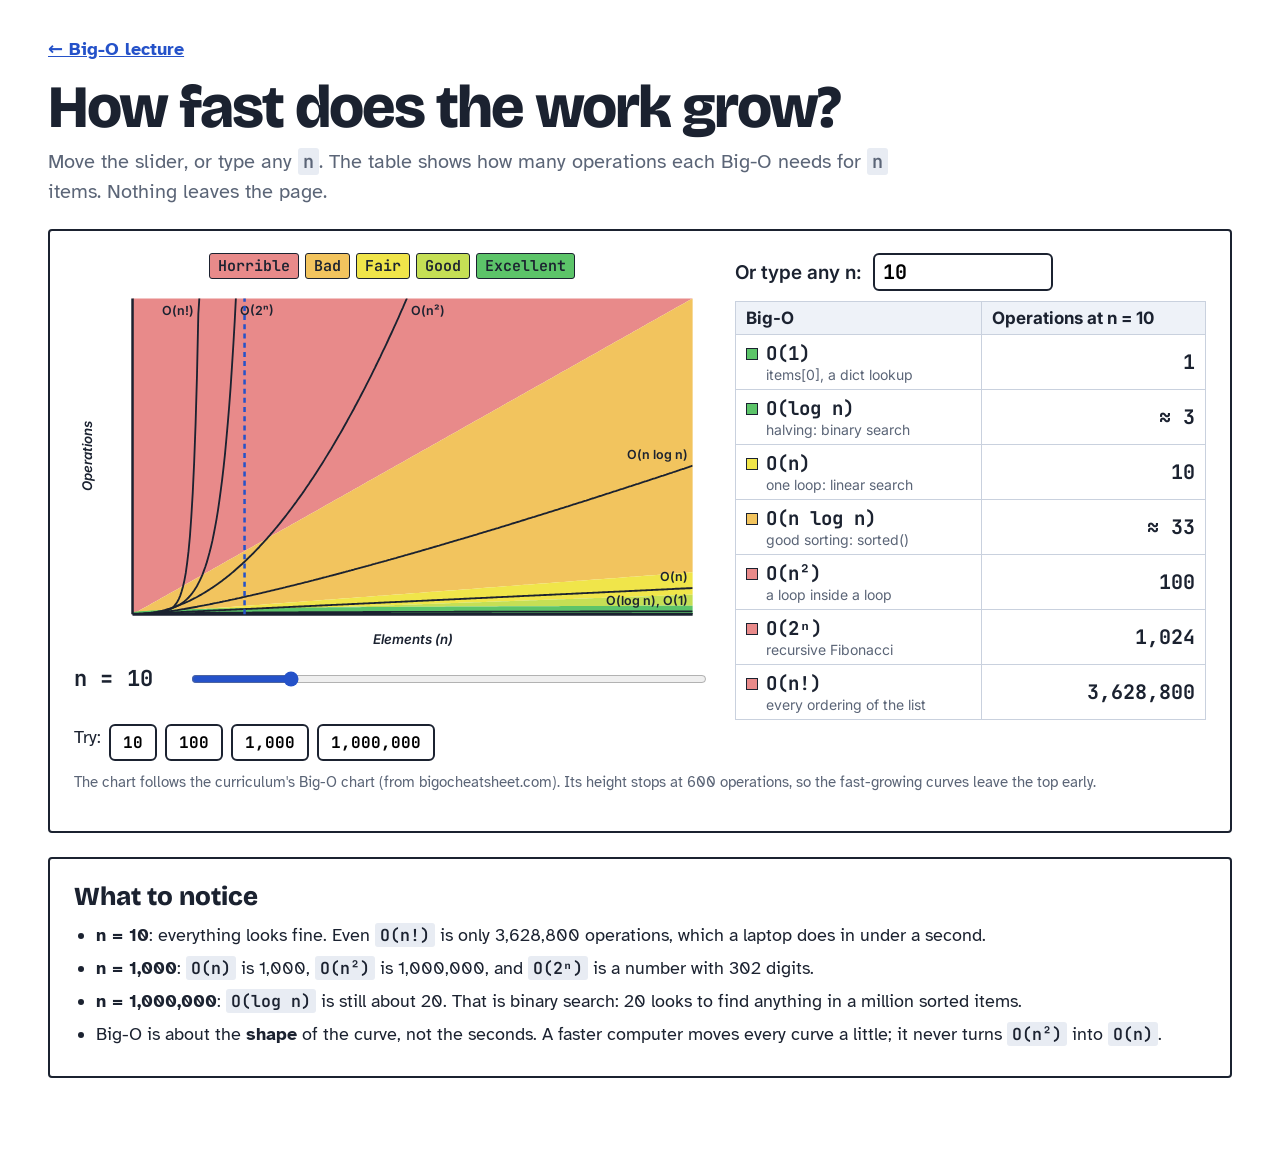
<file: lecture-1-big-o/growth-chart/index.html>
<!doctype html>
<html lang="en">
<head>
<meta charset="utf-8">
<meta name="viewport" content="width=device-width, initial-scale=1">
<title>Big-O Growth Chart</title>
<link href="https://fonts.googleapis.com/css2?family=Atkinson+Hyperlegible:wght@400;700&family=Bricolage+Grotesque:opsz,wght@12..96,700;12..96,800&family=Inter:wght@400;600;700&family=JetBrains+Mono:wght@500;600;700&display=swap" rel="stylesheet">
<link rel="stylesheet" href="../../shared/bigo-chart.css?v=2">
<style>
  :root { --paper:#f4f6f9; --grid:#dce3ee; --ink:#1b2230; --muted:#5b6577; --blue:#2552c9; }
  * { box-sizing: border-box; }
  body { margin: 0; font-family: 'Atkinson Hyperlegible', system-ui, sans-serif; color: var(--ink); font-size: 18px; line-height: 1.5;
    background: var(--paper) linear-gradient(var(--grid) 1px, transparent 1px) -1px -1px / 40px 40px,
                linear-gradient(90deg, var(--grid) 1px, transparent 1px) -1px -1px / 40px 40px; }
  main { max-width: 1240px; margin: 0 auto; padding: 36px 28px 70px; }
  .back { color: var(--blue); font-weight: 700; }
  h1 { font: 800 clamp(36px, 6vw, 60px)/1 'Bricolage Grotesque', sans-serif; letter-spacing: -0.03em; margin: 14px 0 10px; }
  .lede { max-width: 66ch; color: var(--muted); font-size: 20px; margin: 0 0 22px; }
  section { background: #fff; border: 2px solid var(--ink); border-radius: 4px; padding: 22px 24px; margin-bottom: 24px; }
  h2 { font: 800 26px 'Bricolage Grotesque', sans-serif; margin: 0 0 10px; }
  ul { margin: 0; padding-left: 1.2em; } li { margin-bottom: 6px; }
  code { font: 600 .92em 'JetBrains Mono', monospace; background: #e8ecf3; padding: 1px 5px; border-radius: 3px; }
  .try { display: flex; flex-wrap: wrap; gap: 8px; margin: 4px 0 0; }
  .try button { font: 700 16px 'JetBrains Mono', monospace; padding: 6px 12px; border: 2px solid var(--ink); border-radius: 6px; background: #fff; cursor: pointer; }
  .src { font-size: 15px; color: var(--muted); margin-top: 10px; }
  @media (max-width: 600px) { main { padding: 24px 16px 60px; } section { padding: 16px 14px; } }
</style>
</head>
<body>
<main>
  <a class="back" href="../../">← Big-O lecture</a>
  <h1>How fast does the work grow?</h1>
  <p class="lede">Move the slider, or type any <code>n</code>. The table shows how many operations each Big-O needs for <code>n</code> items. Nothing leaves the page.</p>

  <section>
    <div id="chart"></div>
    <p class="try">Try: <button type="button" data-n="10">10</button><button type="button" data-n="100">100</button><button type="button" data-n="1000">1,000</button><button type="button" data-n="1000000">1,000,000</button></p>
    <p class="src">The chart follows the curriculum's Big-O chart (from bigocheatsheet.com). Its height stops at 600 operations, so the fast-growing curves leave the top early.</p>
  </section>

  <section>
    <h2>What to notice</h2>
    <ul>
      <li><b>n = 10</b>: everything looks fine. Even <code>O(n!)</code> is only 3,628,800 operations, which a laptop does in under a second.</li>
      <li><b>n = 1,000</b>: <code>O(n)</code> is 1,000, <code>O(n²)</code> is 1,000,000, and <code>O(2ⁿ)</code> is a number with 302 digits.</li>
      <li><b>n = 1,000,000</b>: <code>O(log n)</code> is still about 20. That is binary search: 20 looks to find anything in a million sorted items.</li>
      <li>Big-O is about the <b>shape</b> of the curve, not the seconds. A faster computer moves every curve a little; it never turns <code>O(n²)</code> into <code>O(n)</code>.</li>
    </ul>
  </section>
</main>
<script src="../../shared/bigo-chart.js?v=2"></script>
<script>
  const chart = BigOChart(document.getElementById('chart'), { n: 10 })
  document.querySelectorAll('.try button').forEach((b) => b.onclick = () => {
    document.querySelector('.bo-type input').value = b.dataset.n
    chart.show(b.dataset.n, false)
  })
</script>
</body>
</html>
</file>
<file: shared/bigo-chart.css>
/* Big-O chart (shared/bigo-chart.js): used on the slides and on the growth-chart page. */
.bo { display: grid; grid-template-columns: minmax(0, 1.35fr) minmax(0, 1fr); gap: 26px; align-items: start; }
.bo-chart { min-width: 0; }
.bo-legend { display: flex; flex-wrap: wrap; gap: 6px; justify-content: center; margin-bottom: 6px; }
.bo-legend span { font: 600 15px 'JetBrains Mono', ui-monospace, monospace; padding: 2px 8px; border: 1px solid #1b2230; border-radius: 3px; color: #1b2230; }
.bo-svg { width: 100%; height: auto; display: block; background: #fff; }
.bo-curve { fill: none; stroke: #1b2230; stroke-width: 2.2; }
.bo-lbl { font: 600 15px Inter, system-ui, sans-serif; fill: #1b2230; }
.bo-ax { font: italic 600 16px Inter, system-ui, sans-serif; fill: #1b2230; }
.bo-axis { stroke: #1b2230; stroke-width: 3; }
.bo-nline { stroke: #2552c9; stroke-width: 3; stroke-dasharray: 6 5; }
.bo-ntext { font: 700 15px Inter, system-ui, sans-serif; fill: #2552c9; }
.bo-slider { display: flex; align-items: center; gap: 14px; margin-top: 10px; font: 700 22px 'JetBrains Mono', ui-monospace, monospace; color: #1b2230; }
.bo-slider b { min-width: 2.2em; }
.bo-slider input { flex: 1; accent-color: #2552c9; height: 28px; }
.bo-type { display: block; font: 600 19px Inter, system-ui, sans-serif; margin-bottom: 10px; color: #1b2230; }
.bo-type input { font: 700 20px 'JetBrains Mono', ui-monospace, monospace; width: 9em; padding: 4px 8px; border: 2px solid #1b2230; border-radius: 6px; margin-left: 6px; }
.bo-table { border-collapse: collapse; width: 100%; background: #fff; font: 19px Inter, system-ui, sans-serif; }
.bo-table th, .bo-table td { border: 1px solid #c9d1de; padding: 6px 10px; text-align: left; vertical-align: middle; color: #1b2230; }
.bo-table th { background: #eef2f8; font-size: 17px; }
.bo-table td:first-child { font: 700 19px 'JetBrains Mono', ui-monospace, monospace; white-space: nowrap; }
.bo-table td:first-child i { display: inline-block; width: 12px; height: 12px; border: 1px solid #1b2230; margin-right: 8px; vertical-align: 0; }
.bo-table td:first-child small { display: block; font: 400 14px Inter, system-ui, sans-serif; color: #5b6577; margin-left: 20px; white-space: normal; }
.bo-v { font: 700 20px 'JetBrains Mono', ui-monospace, monospace; text-align: right !important; white-space: nowrap; }
@media (max-width: 800px) { .bo { grid-template-columns: minmax(0, 1fr); } .bo-table, .bo-table td:first-child { font-size: 16px; } .bo-v { font-size: 16px; } .bo-type input { width: 7em; } }
</file>
